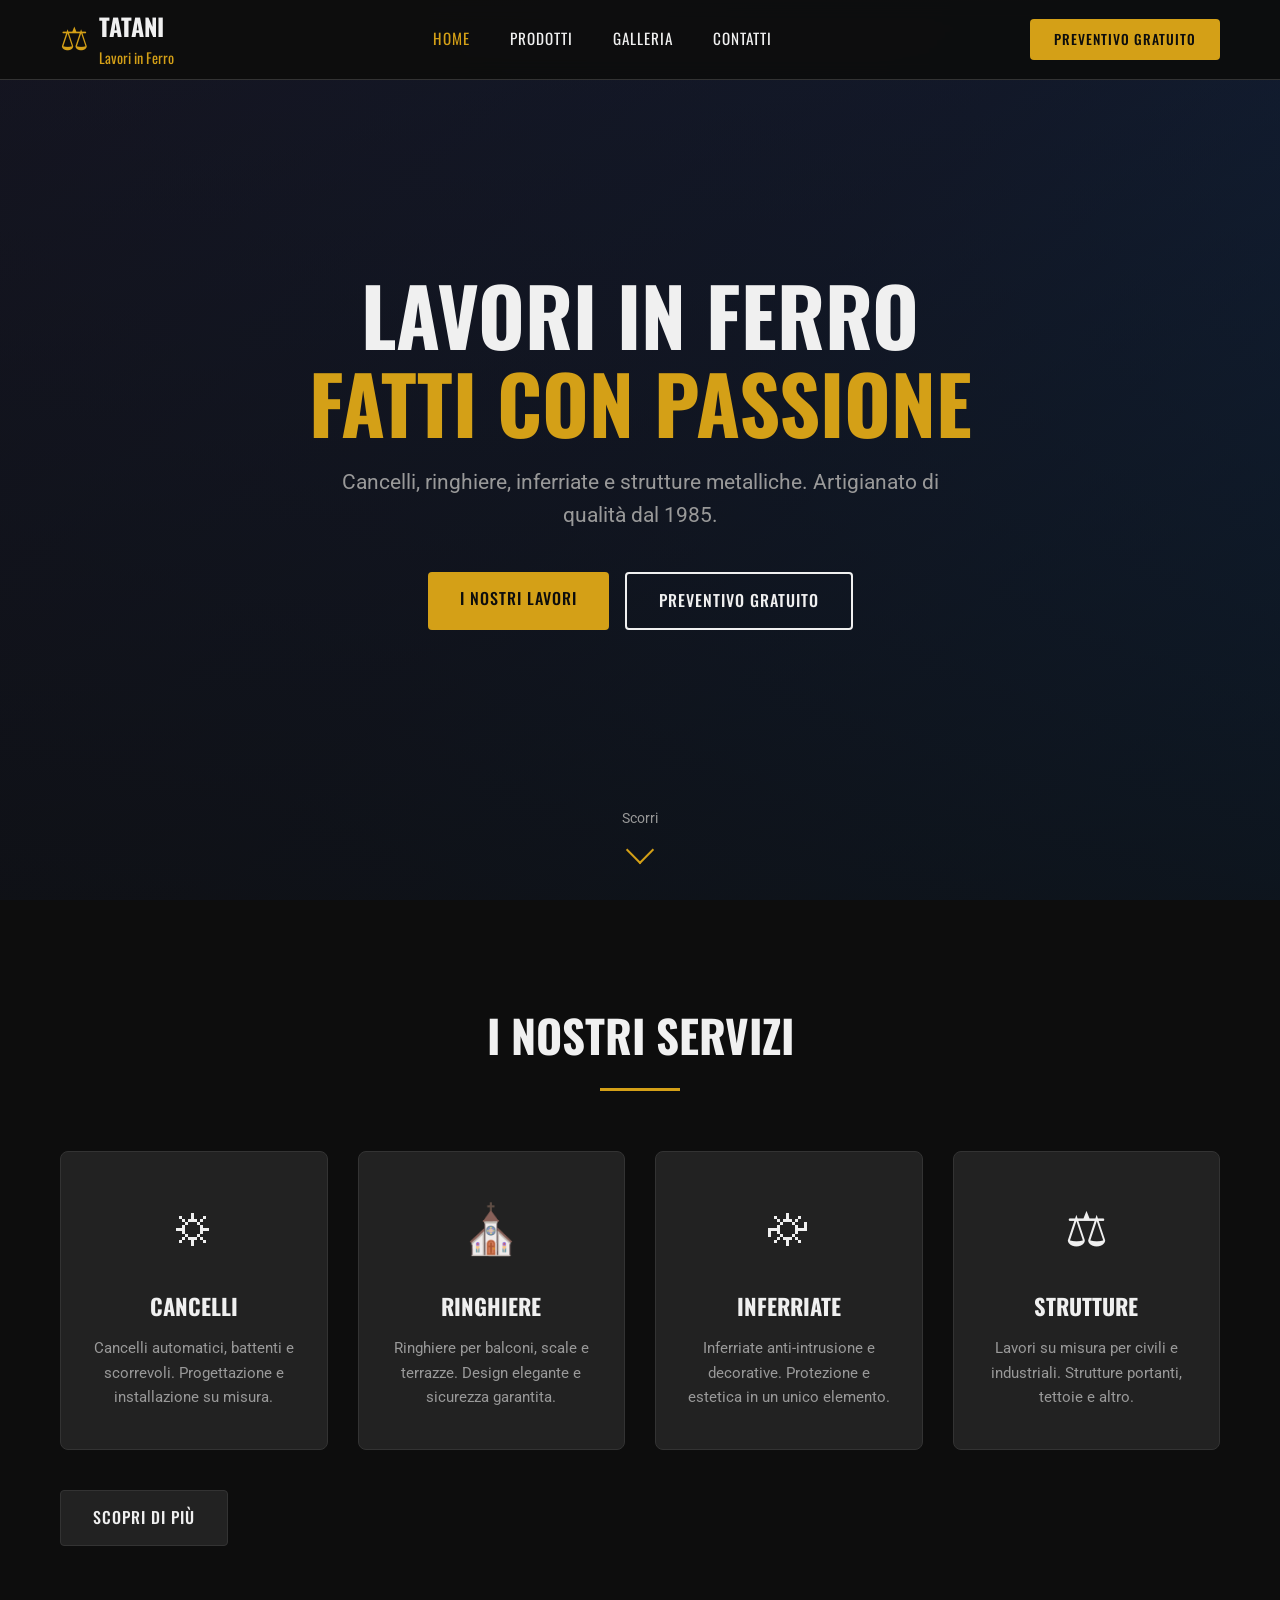
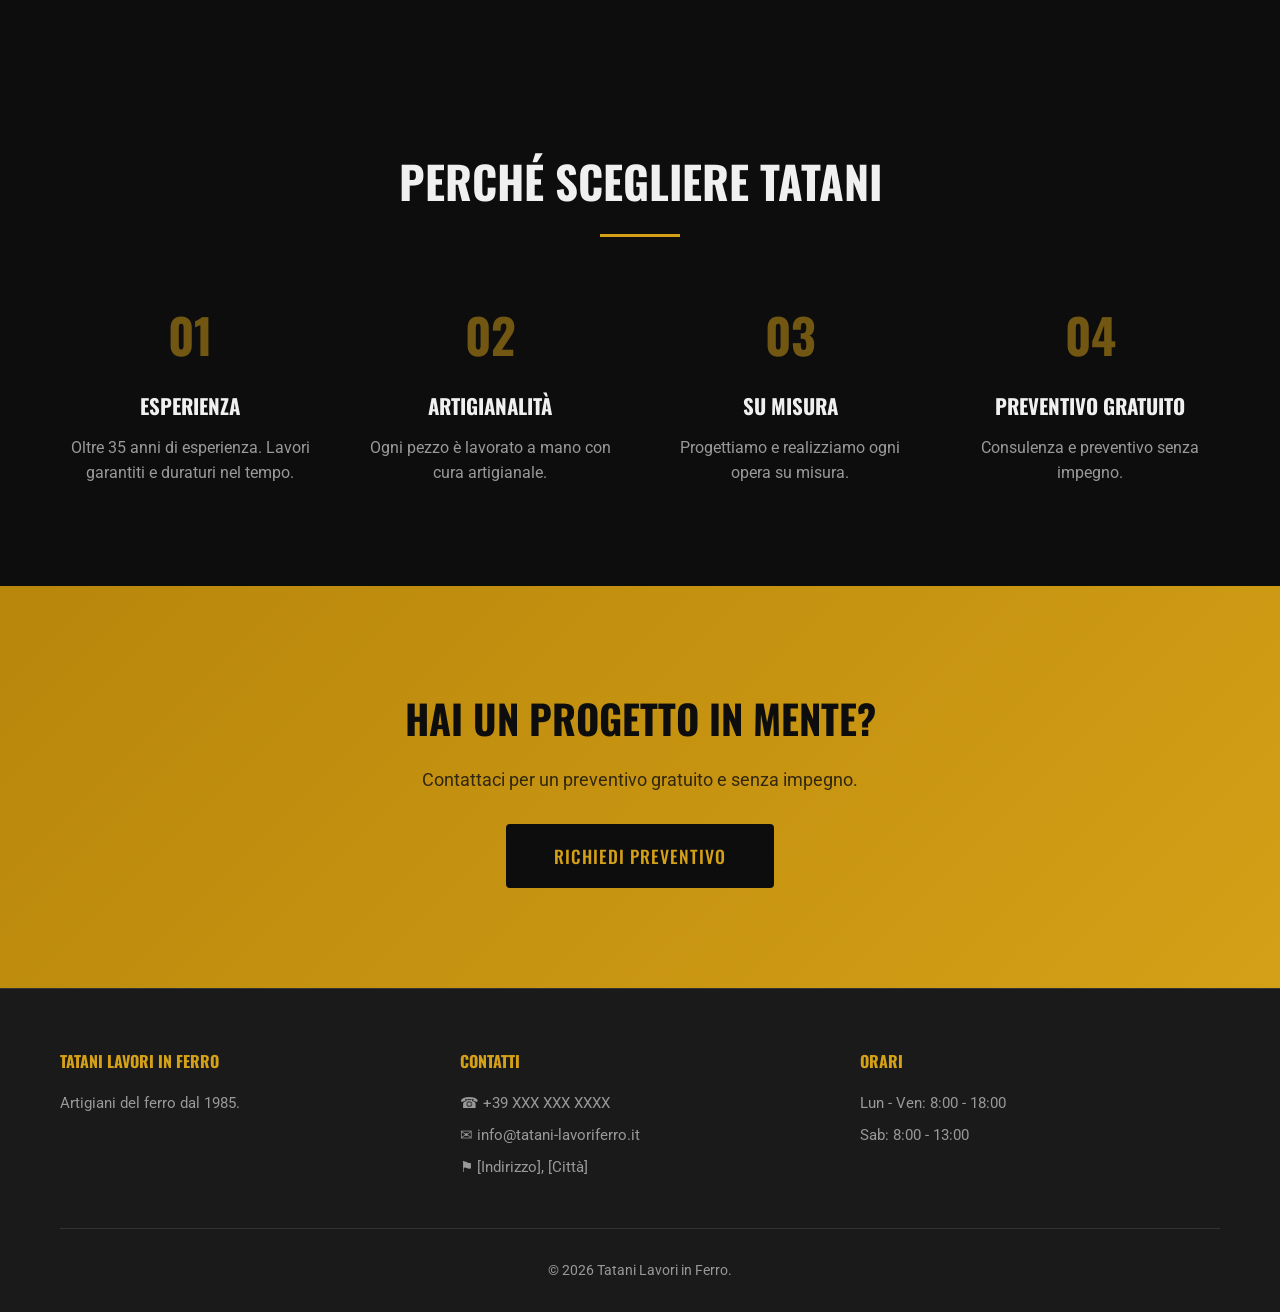
<file: index.html>
<!DOCTYPE html>
<html lang="it">
<head>
    <meta charset="UTF-8">
    <meta name="viewport" content="width=device-width, initial-scale=1.0">
    <title>Tatani Lavori in Ferro | Cancelli, Ringhiere, Inferriate</title>
    <meta name="description" content="Tatani Lavori in Ferro: cancelli, ringhiere, inferriate, strutture metalliche.">
    <link rel="stylesheet" href="css/style.css">
    <link rel="preconnect" href="https://fonts.googleapis.com">
    <link rel="preconnect" href="https://fonts.gstatic.com" crossorigin>
    <link href="https://fonts.googleapis.com/css2?family=Oswald:wght@400;500;700&family=Roboto:wght@300;400;500&display=swap" rel="stylesheet">
</head>
<body>
    <header class="header">
        <div class="container header-inner">
            <a href="index.html" class="logo">
                <span class="logo-icon">&#9878;</span>
                <span class="logo-text">TATANI<br><small>Lavori in Ferro</small></span>
            </a>
            <nav class="nav">
                <button class="nav-toggle" aria-label="Menu">&#9776;</button>
                <ul class="nav-menu">
                    <li><a href="index.html" class="active">Home</a></li>
                    <li><a href="prodotti.html">Prodotti</a></li>
                    <li><a href="galleria.html">Galleria</a></li>
                    <li><a href="contatti.html">Contatti</a></li>
                </ul>
            </nav>
            <a href="contatti.html" class="btn btn-primary header-cta">Preventivo Gratuito</a>
        </div>
    </header>

    <section class="hero">
        <div class="hero-overlay"></div>
        <div class="hero-content">
            <h1 class="hero-title">Lavori in Ferro<br><span class="text-accent">Fatti con Passione</span></h1>
            <p class="hero-subtitle">Cancelli, ringhiere, inferriate e strutture metalliche. Artigianato di qualità dal 1985.</p>
            <div class="hero-buttons">
                <a href="prodotti.html" class="btn btn-primary">I Nostri Lavori</a>
                <a href="contatti.html" class="btn btn-outline">Preventivo Gratuito</a>
            </div>
        </div>
        <div class="hero-scroll">
            <span>Scorri</span>
            <div class="scroll-arrow"></div>
        </div>
    </section>

    <section class="section services-preview">
        <div class="container">
            <h2 class="section-title">I Nostri Servizi</h2>
            <div class="services-grid">
                <div class="service-card">
                    <div class="service-icon">&#9965;</div>
                    <h3>Cancelli</h3>
                    <p>Cancelli automatici, battenti e scorrevoli. Progettazione e installazione su misura.</p>
                </div>
                <div class="service-card">
                    <div class="service-icon">&#9962;</div>
                    <h3>Ringhiere</h3>
                    <p>Ringhiere per balconi, scale e terrazze. Design elegante e sicurezza garantita.</p>
                </div>
                <div class="service-card">
                    <div class="service-icon">&#9966;</div>
                    <h3>Inferriate</h3>
                    <p>Inferriate anti-intrusione e decorative. Protezione e estetica in un unico elemento.</p>
                </div>
                <div class="service-card">
                    <div class="service-icon">&#9878;</div>
                    <h3>Strutture</h3>
                    <p>Lavori su misura per civili e industriali. Strutture portanti, tettoie e altro.</p>
                </div>
            </div>
            <a href="prodotti.html" class="btn btn-secondary">Scopri di Più</a>
        </div>
    </section>

    <section class="section why-us">
        <div class="container">
            <h2 class="section-title light">Perché Scegliere Tatani</h2>
            <div class="features-grid">
                <div class="feature">
                    <div class="feature-number">01</div>
                    <h3>Esperienza</h3>
                    <p>Oltre 35 anni di esperienza. Lavori garantiti e duraturi nel tempo.</p>
                </div>
                <div class="feature">
                    <div class="feature-number">02</div>
                    <h3>Artigianalità</h3>
                    <p>Ogni pezzo è lavorato a mano con cura artigianale.</p>
                </div>
                <div class="feature">
                    <div class="feature-number">03</div>
                    <h3>Su Misura</h3>
                    <p>Progettiamo e realizziamo ogni opera su misura.</p>
                </div>
                <div class="feature">
                    <div class="feature-number">04</div>
                    <h3>Preventivo Gratuito</h3>
                    <p>Consulenza e preventivo senza impegno.</p>
                </div>
            </div>
        </div>
    </section>

    <section class="section cta">
        <div class="container">
            <h2>Hai un Progetto in Mente?</h2>
            <p>Contattaci per un preventivo gratuito e senza impegno.</p>
            <a href="contatti.html" class="btn btn-primary btn-large">Richiedi Preventivo</a>
        </div>
    </section>

    <footer class="footer">
        <div class="container">
            <div class="footer-grid">
                <div class="footer-col">
                    <h4>TATANI LAVORI IN FERRO</h4>
                    <p>Artigiani del ferro dal 1985.</p>
                </div>
                <div class="footer-col">
                    <h4>Contatti</h4>
                    <p>&#9742; +39 XXX XXX XXXX</p>
                    <p>&#9993; info@tatani-lavoriferro.it</p>
                    <p>&#9873; [Indirizzo], [Città]</p>
                </div>
                <div class="footer-col">
                    <h4>Orari</h4>
                    <p>Lun - Ven: 8:00 - 18:00</p>
                    <p>Sab: 8:00 - 13:00</p>
                </div>
            </div>
            <div class="footer-bottom">
                <p>&copy; 2026 Tatani Lavori in Ferro.</p>
            </div>
        </div>
    </footer>
    <script src="js/main.js"></script>
</body>
</html>
</file>
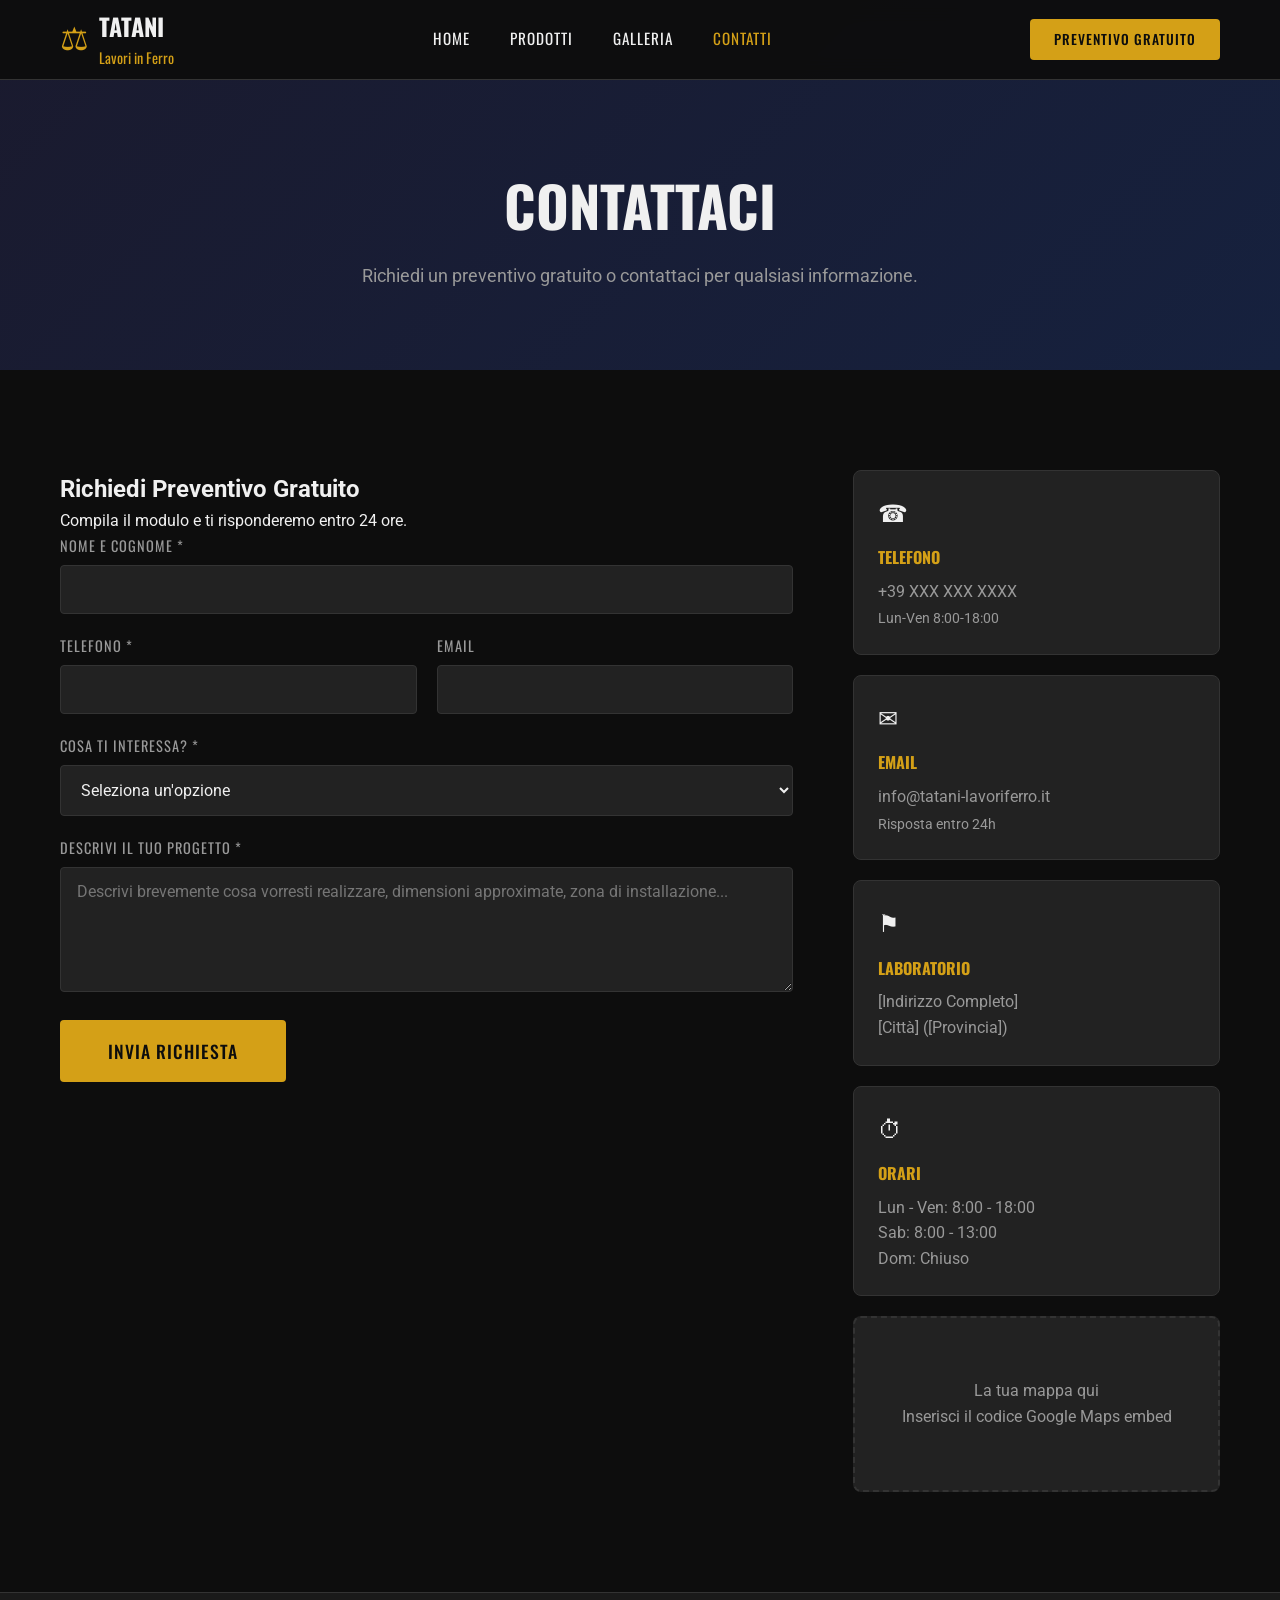
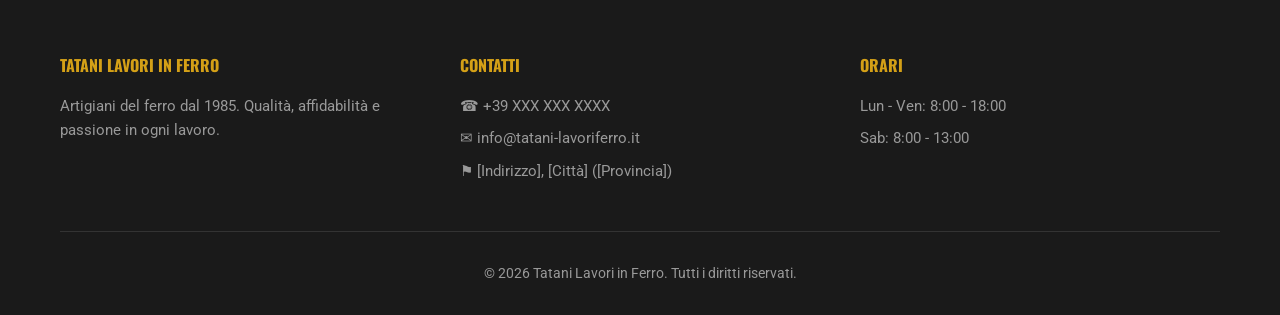
<file: contatti.html>
<!DOCTYPE html>
<html lang="it">
<head>
    <meta charset="UTF-8">
    <meta name="viewport" content="width=device-width, initial-scale=1.0">
    <title>Contatti | Tatani Lavori in Ferro</title>
    <meta name="description" content="Contattaci per preventivo gratuito. Tatani Lavori in Ferro: cancelli, ringhiere, inferriate.">
    <link rel="stylesheet" href="css/style.css">
    <link rel="preconnect" href="https://fonts.googleapis.com">
    <link rel="preconnect" href="https://fonts.gstatic.com" crossorigin>
    <link href="https://fonts.googleapis.com/css2?family=Oswald:wght@400;500;700&family=Roboto:wght@300;400;500&display=swap" rel="stylesheet">
</head>
<body>
    <!-- Header -->
    <header class="header">
        <div class="container header-inner">
            <a href="index.html" class="logo">
                <span class="logo-icon">&#9878;</span>
                <span class="logo-text">TATANI<br><small>Lavori in Ferro</small></span>
            </a>
            <nav class="nav">
                <button class="nav-toggle" aria-label="Menu">&#9776;</button>
                <ul class="nav-menu">
                    <li><a href="index.html">Home</a></li>
                    <li><a href="prodotti.html">Prodotti</a></li>
                    <li><a href="galleria.html">Galleria</a></li>
                    <li><a href="contatti.html" class="active">Contatti</a></li>
                </ul>
            </nav>
            <a href="contatti.html" class="btn btn-primary header-cta">Preventivo Gratuito</a>
        </div>
    </header>

    <!-- Page Header -->
    <section class="page-header">
        <div class="container">
            <h1>Contattaci</h1>
            <p>Richiedi un preventivo gratuito o contattaci per qualsiasi informazione.</p>
        </div>
    </section>

    <!-- Contatti -->
    <section class="section">
        <div class="container">
            <div class="contact-grid">
                <!-- Form -->
                <div class="contact-form-wrapper">
                    <h2>Richiedi Preventivo Gratuito</h2>
                    <p>Compila il modulo e ti risponderemo entro 24 ore.</p>
                    <form class="contact-form" id="contact-form">
                        <div class="form-group">
                            <label for="nome">Nome e Cognome *</label>
                            <input type="text" id="nome" name="nome" required>
                        </div>
                        <div class="form-row">
                            <div class="form-group">
                                <label for="telefono">Telefono *</label>
                                <input type="tel" id="telefono" name="telefono" required>
                            </div>
                            <div class="form-group">
                                <label for="email">Email</label>
                                <input type="email" id="email" name="email">
                            </div>
                        </div>
                        <div class="form-group">
                            <label for="servizio">Cosa ti interessa? *</label>
                            <select id="servizio" name="servizio" required>
                                <option value="">Seleziona un'opzione</option>
                                <option value="cancelli">Cancelli</option>
                                <option value="ringhiere">Ringhiere</option>
                                <option value="inferriate">Inferriate</option>
                                <option value="strutture">Strutture Metalliche</option>
                                <option value="altro">Altro / Non so</option>
                            </select>
                        </div>
                        <div class="form-group">
                            <label for="descrizione">Descrivi il tuo progetto *</label>
                            <textarea id="descrizione" name="descrizione" rows="5" required placeholder="Descrivi brevemente cosa vorresti realizzare, dimensioni approximate, zona di installazione..."></textarea>
                        </div>
                        <button type="submit" class="btn btn-primary btn-large">Invia Richiesta</button>
                    </form>
                </div>

                <!-- Info Contatto -->
                <div class="contact-info">
                    <div class="info-card">
                        <div class="info-icon">&#9742;</div>
                        <h3>Telefono</h3>
                        <p>+39 XXX XXX XXXX</p>
                        <p class="small">Lun-Ven 8:00-18:00</p>
                    </div>
                    <div class="info-card">
                        <div class="info-icon">&#9993;</div>
                        <h3>Email</h3>
                        <p>info@tatani-lavoriferro.it</p>
                        <p class="small">Risposta entro 24h</p>
                    </div>
                    <div class="info-card">
                        <div class="info-icon">&#9873;</div>
                        <h3>Laboratorio</h3>
                        <p>[Indirizzo Completo]</p>
                        <p>[Città] ([Provincia])</p>
                    </div>
                    <div class="info-card">
                        <div class="info-icon">&#9201;</div>
                        <h3>Orari</h3>
                        <p>Lun - Ven: 8:00 - 18:00</p>
                        <p>Sab: 8:00 - 13:00</p>
                        <p>Dom: Chiuso</p>
                    </div>

                    <!-- Mappa placeholder -->
                    <div class="map-placeholder">
                        <p>La tua mappa qui</p>
                        <p class="small">Inserisci il codice Google Maps embed</p>
                    </div>
                </div>
            </div>
        </div>
    </section>

    <!-- Footer -->
    <footer class="footer">
        <div class="container">
            <div class="footer-grid">
                <div class="footer-col">
                    <h4>TATANI LAVORI IN FERRO</h4>
                    <p>Artigiani del ferro dal 1985. Qualità, affidabilità e passione in ogni lavoro.</p>
                </div>
                <div class="footer-col">
                    <h4>Contatti</h4>
                    <p>&#9742; +39 XXX XXX XXXX</p>
                    <p>&#9993; info@tatani-lavoriferro.it</p>
                    <p>&#9873; [Indirizzo], [Città] ([Provincia])</p>
                </div>
                <div class="footer-col">
                    <h4>Orari</h4>
                    <p>Lun - Ven: 8:00 - 18:00</p>
                    <p>Sab: 8:00 - 13:00</p>
                </div>
            </div>
            <div class="footer-bottom">
                <p>&copy; 2026 Tatani Lavori in Ferro. Tutti i diritti riservati.</p>
            </div>
        </div>
    </footer>

    <script src="js/main.js"></script>
</body>
</html>
</file>
<file: css/style.css>
/* ================================
   VARIABLES & RESET
================================ */
:root {
    --color-bg: #0d0d0d;
    --color-bg-light: #1a1a1a;
    --color-bg-card: #222;
    --color-primary: #d4a017;
    --color-primary-dark: #b8860b;
    --color-accent: #e8b828;
    --color-text: #f0f0f0;
    --color-text-muted: #999;
    --color-border: #333;
    --font-heading: 'Oswald', sans-serif;
    --font-body: 'Roboto', sans-serif;
    --max-width: 1200px;
    --header-height: 80px;
}

*, *::before, *::after {
    margin: 0;
    padding: 0;
    box-sizing: border-box;
}

html {
    scroll-behavior: smooth;
}

body {
    font-family: var(--font-body);
    background-color: var(--color-bg);
    color: var(--color-text);
    line-height: 1.6;
    overflow-x: hidden;
}

img {
    max-width: 100%;
    height: auto;
    display: block;
}

a {
    color: inherit;
    text-decoration: none;
}

ul {
    list-style: none;
}

.container {
    max-width: var(--max-width);
    margin: 0 auto;
    padding: 0 20px;
}

/* ================================
   BUTTONS
================================ */
.btn {
    display: inline-block;
    padding: 14px 32px;
    font-family: var(--font-heading);
    font-size: 1rem;
    font-weight: 500;
    text-transform: uppercase;
    letter-spacing: 1px;
    border: none;
    border-radius: 4px;
    cursor: pointer;
    transition: all 0.3s ease;
    text-align: center;
}

.btn-primary {
    background: var(--color-primary);
    color: var(--color-bg);
}

.btn-primary:hover {
    background: var(--color-accent);
    transform: translateY(-2px);
    box-shadow: 0 4px 20px rgba(212, 160, 23, 0.3);
}

.btn-outline {
    background: transparent;
    color: var(--color-text);
    border: 2px solid var(--color-text);
}

.btn-outline:hover {
    background: var(--color-text);
    color: var(--color-bg);
}

.btn-secondary {
    background: var(--color-bg-card);
    color: var(--color-text);
    border: 1px solid var(--color-border);
}

.btn-secondary:hover {
    background: var(--color-border);
}

.btn-large {
    padding: 18px 48px;
    font-size: 1.1rem;
}

/* ================================
   HEADER
================================ */
.header {
    position: fixed;
    top: 0;
    left: 0;
    right: 0;
    height: var(--header-height);
    background: rgba(13, 13, 13, 0.95);
    backdrop-filter: blur(10px);
    border-bottom: 1px solid var(--color-border);
    z-index: 1000;
}

.header-inner {
    display: flex;
    align-items: center;
    justify-content: space-between;
    height: 100%;
}

.logo {
    display: flex;
    align-items: center;
    gap: 10px;
}

.logo-icon {
    font-size: 2rem;
    color: var(--color-primary);
}

.logo-text {
    font-family: var(--font-heading);
    font-size: 1.5rem;
    font-weight: 700;
    line-height: 1.1;
}

.logo-text small {
    font-weight: 400;
    color: var(--color-primary);
    font-size: 0.9rem;
}

.nav-toggle {
    display: none;
    background: none;
    border: none;
    color: var(--color-text);
    font-size: 1.5rem;
    cursor: pointer;
}

.nav-menu {
    display: flex;
    gap: 8px;
}

.nav-menu a {
    font-family: var(--font-heading);
    font-size: 0.95rem;
    text-transform: uppercase;
    letter-spacing: 1px;
    padding: 8px 16px;
    border-radius: 4px;
    transition: all 0.3s ease;
}

.nav-menu a:hover,
.nav-menu a.active {
    color: var(--color-primary);
}

.header-cta {
    padding: 10px 24px;
    font-size: 0.85rem;
}

/* ================================
   HERO
================================ */
.hero {
    position: relative;
    height: 100vh;
    min-height: 600px;
    display: flex;
    align-items: center;
    justify-content: center;
    text-align: center;
    background: linear-gradient(135deg, #1a1a2e 0%, #16213e 50%, #0f3460 100%);
    overflow: hidden;
}

.hero::before {
    content: '';
    position: absolute;
    top: 0;
    left: 0;
    right: 0;
    bottom: 0;
    background: url('https://placehold.co/1920x1080/0d0d0d/333333?text=+') center/cover;
    opacity: 0.3;
}

.hero-overlay {
    position: absolute;
    top: 0;
    left: 0;
    right: 0;
    bottom: 0;
    background: linear-gradient(to bottom, rgba(13,13,13,0.4) 0%, rgba(13,13,13,0.8) 100%);
}

.hero-content {
    position: relative;
    z-index: 1;
    padding: 20px;
}

.hero-title {
    font-family: var(--font-heading);
    font-size: clamp(2.5rem, 8vw, 5rem);
    font-weight: 700;
    text-transform: uppercase;
    line-height: 1.1;
    margin-bottom: 20px;
}

.text-accent {
    color: var(--color-primary);
}

.hero-subtitle {
    font-size: clamp(1rem, 2.5vw, 1.3rem);
    color: var(--color-text-muted);
    max-width: 600px;
    margin: 0 auto 40px;
}

.hero-buttons {
    display: flex;
    gap: 16px;
    justify-content: center;
    flex-wrap: wrap;
}

.hero-scroll {
    position: absolute;
    bottom: 40px;
    left: 50%;
    transform: translateX(-50%);
    text-align: center;
    color: var(--color-text-muted);
    font-size: 0.85rem;
    z-index: 1;
}

.scroll-arrow {
    width: 20px;
    height: 20px;
    border-right: 2px solid var(--color-primary);
    border-bottom: 2px solid var(--color-primary);
    transform: rotate(45deg);
    margin: 10px auto 0;
    animation: scrollBounce 2s infinite;
}

@keyframes scrollBounce {
    0%, 100% { transform: rotate(45deg) translateY(0); }
    50% { transform: rotate(45deg) translateY(8px); }
}

/* ================================
   SECTIONS
================================ */
.section {
    padding: 100px 0;
}

.section.dark {
    background: var(--color-bg-light);
}

.section-title {
    font-family: var(--font-heading);
    font-size: clamp(2rem, 5vw, 2.8rem);
    text-transform: uppercase;
    text-align: center;
    margin-bottom: 60px;
    position: relative;
}

.section-title::after {
    content: '';
    display: block;
    width: 80px;
    height: 3px;
    background: var(--color-primary);
    margin: 16px auto 0;
}

.section-title.light {
    color: var(--color-text);
}

/* ================================
   SERVICES PREVIEW
================================ */
.services-grid {
    display: grid;
    grid-template-columns: repeat(auto-fit, minmax(250px, 1fr));
    gap: 30px;
    margin-bottom: 40px;
}

.service-card {
    background: var(--color-bg-card);
    padding: 40px 30px;
    border-radius: 8px;
    text-align: center;
    border: 1px solid var(--color-border);
    transition: all 0.3s ease;
}

.service-card:hover {
    transform: translateY(-8px);
    border-color: var(--color-primary);
    box-shadow: 0 10px 40px rgba(212, 160, 23, 0.1);
}

.service-icon {
    font-size: 3rem;
    margin-bottom: 20px;
}

.service-card h3 {
    font-family: var(--font-heading);
    font-size: 1.4rem;
    text-transform: uppercase;
    margin-bottom: 12px;
}

.service-card p {
    color: var(--color-text-muted);
    font-size: 0.95rem;
}

/* ================================
   FEATURES / PERCHÉ SCELIERCI
================================ */
.features-grid {
    display: grid;
    grid-template-columns: repeat(auto-fit, minmax(250px, 1fr));
    gap: 40px;
}

.feature {
    text-align: center;
}

.feature-number {
    font-family: var(--font-heading);
    font-size: 3rem;
    font-weight: 700;
    color: var(--color-primary);
    opacity: 0.5;
    margin-bottom: 16px;
}

.feature h3 {
    font-family: var(--font-heading);
    font-size: 1.3rem;
    text-transform: uppercase;
    margin-bottom: 12px;
}

.feature p {
    color: var(--color-text-muted);
}

/* ================================
   CTA
================================ */
.cta {
    background: linear-gradient(135deg, var(--color-primary-dark) 0%, var(--color-primary) 100%);
    text-align: center;
}

.cta h2 {
    font-family: var(--font-heading);
    font-size: clamp(1.8rem, 4vw, 2.5rem);
    text-transform: uppercase;
    color: var(--color-bg);
    margin-bottom: 16px;
}

.cta p {
    color: var(--color-bg);
    opacity: 0.8;
    margin-bottom: 30px;
    font-size: 1.1rem;
}

.cta .btn-primary {
    background: var(--color-bg);
    color: var(--color-primary);
}

.cta .btn-primary:hover {
    background: var(--color-text);
    transform: translateY(-2px);
}

/* ================================
   PAGE HEADER (sottopagine)
================================ */
.page-header {
    padding: 160px 0 80px;
    background: linear-gradient(135deg, #1a1a2e 0%, #16213e 100%);
    text-align: center;
}

.page-header h1 {
    font-family: var(--font-heading);
    font-size: clamp(2rem, 6vw, 3.5rem);
    text-transform: uppercase;
    margin-bottom: 12px;
}

.page-header p {
    color: var(--color-text-muted);
    font-size: 1.1rem;
}

/* ================================
   PRODUCT SECTIONS
================================ */
.product-section {
    display: grid;
    grid-template-columns: 1fr 1fr;
    gap: 60px;
    align-items: center;
    margin-bottom: 80px;
}

.product-section.reverse {
    direction: rtl;
}

.product-section.reverse > * {
    direction: ltr;
}

.product-content h2 {
    font-family: var(--font-heading);
    font-size: 2rem;
    text-transform: uppercase;
    margin-bottom: 16px;
    color: var(--color-primary);
}

.product-content p {
    color: var(--color-text-muted);
    margin-bottom: 20px;
}

.product-list {
    margin-bottom: 24px;
}

.product-list li {
    padding: 8px 0;
    padding-left: 24px;
    position: relative;
    color: var(--color-text-muted);
}

.product-list li::before {
    content: '✓';
    position: absolute;
    left: 0;
    color: var(--color-primary);
    font-weight: bold;
}

.product-image {
    border-radius: 8px;
    overflow: hidden;
}

.product-image img {
    width: 100%;
    transition: transform 0.3s ease;
}

.product-image:hover img {
    transform: scale(1.05);
}

/* ================================
   PROCESS STEPS
================================ */
.process-steps {
    display: grid;
    grid-template-columns: repeat(auto-fit, minmax(220px, 1fr));
    gap: 30px;
}

.process-step {
    text-align: center;
    padding: 30px 20px;
}

.step-number {
    width: 60px;
    height: 60px;
    border-radius: 50%;
    background: var(--color-primary);
    color: var(--color-bg);
    font-family: var(--font-heading);
    font-size: 1.5rem;
    font-weight: 700;
    display: flex;
    align-items: center;
    justify-content: center;
    margin: 0 auto 20px;
}

.process-step h3 {
    font-family: var(--font-heading);
    font-size: 1.2rem;
    text-transform: uppercase;
    margin-bottom: 12px;
}

.process-step p {
    color: var(--color-text-muted);
    font-size: 0.95rem;
}

/* ================================
   GALLERY
================================ */
.gallery-filter {
    padding: 40px 0;
    text-align: center;
}

.filter-buttons {
    display: flex;
    justify-content: center;
    gap: 12px;
    flex-wrap: wrap;
}

.filter-btn {
    padding: 10px 24px;
    font-family: var(--font-heading);
    font-size: 0.9rem;
    text-transform: uppercase;
    letter-spacing: 1px;
    background: var(--color-bg-card);
    color: var(--color-text-muted);
    border: 1px solid var(--color-border);
    border-radius: 4px;
    cursor: pointer;
    transition: all 0.3s ease;
}

.filter-btn:hover,
.filter-btn.active {
    background: var(--color-primary);
    color: var(--color-bg);
    border-color: var(--color-primary);
}

.gallery-grid {
    display: grid;
    grid-template-columns: repeat(auto-fill, minmax(300px, 1fr));
    gap: 20px;
}

.gallery-item {
    position: relative;
    border-radius: 8px;
    overflow: hidden;
    cursor: pointer;
    aspect-ratio: 3/2;
}

.gallery-item img {
    width: 100%;
    height: 100%;
    object-fit: cover;
    transition: transform 0.3s ease;
}

.gallery-item:hover img {
    transform: scale(1.1);
}

.gallery-overlay {
    position: absolute;
    bottom: 0;
    left: 0;
    right: 0;
    padding: 20px;
    background: linear-gradient(to top, rgba(0,0,0,0.9) 0%, transparent 100%);
    transform: translateY(100%);
    transition: transform 0.3s ease;
}

.gallery-item:hover .gallery-overlay {
    transform: translateY(0);
}

.gallery-overlay h3 {
    font-family: var(--font-heading);
    font-size: 1.2rem;
    text-transform: uppercase;
}

.gallery-overlay p {
    color: var(--color-primary);
    font-size: 0.9rem;
}

.gallery-item.hidden {
    display: none;
}

/* ================================
   LIGHTBOX
================================ */
.lightbox {
    display: none;
    position: fixed;
    top: 0;
    left: 0;
    right: 0;
    bottom: 0;
    background: rgba(0, 0, 0, 0.95);
    z-index: 2000;
    align-items: center;
    justify-content: center;
    padding: 20px;
}

.lightbox.active {
    display: flex;
}

.lightbox-close {
    position: absolute;
    top: 20px;
    right: 30px;
    font-size: 3rem;
    color: var(--color-text);
    background: none;
    border: none;
    cursor: pointer;
    line-height: 1;
}

.lightbox img {
    max-width: 90%;
    max-height: 90vh;
    border-radius: 8px;
}

/* ================================
   CONTACT PAGE
================================ */
.contact-grid {
    display: grid;
    grid-template-columns: 2fr 1fr;
    gap: 60px;
}

.contact-form h2 {
    font-family: var(--font-heading);
    font-size: 1.8rem;
    text-transform: uppercase;
    margin-bottom: 8px;
}

.contact-form > p {
    color: var(--color-text-muted);
    margin-bottom: 30px;
}

.form-group {
    margin-bottom: 20px;
}

.form-group label {
    display: block;
    font-family: var(--font-heading);
    font-size: 0.9rem;
    text-transform: uppercase;
    letter-spacing: 1px;
    margin-bottom: 8px;
    color: var(--color-text-muted);
}

.form-group input,
.form-group select,
.form-group textarea {
    width: 100%;
    padding: 14px 16px;
    background: var(--color-bg-card);
    border: 1px solid var(--color-border);
    border-radius: 4px;
    color: var(--color-text);
    font-family: var(--font-body);
    font-size: 1rem;
    transition: border-color 0.3s ease;
}

.form-group input:focus,
.form-group select:focus,
.form-group textarea:focus {
    outline: none;
    border-color: var(--color-primary);
}

.form-row {
    display: grid;
    grid-template-columns: 1fr 1fr;
    gap: 20px;
}

.contact-info {
    display: flex;
    flex-direction: column;
    gap: 20px;
}

.info-card {
    background: var(--color-bg-card);
    padding: 24px;
    border-radius: 8px;
    border: 1px solid var(--color-border);
}

.info-icon {
    font-size: 1.5rem;
    margin-bottom: 12px;
}

.info-card h3 {
    font-family: var(--font-heading);
    font-size: 1rem;
    text-transform: uppercase;
    margin-bottom: 8px;
    color: var(--color-primary);
}

.info-card p {
    color: var(--color-text-muted);
}

.info-card .small {
    font-size: 0.85rem;
    margin-top: 4px;
}

.map-placeholder {
    background: var(--color-bg-card);
    border: 2px dashed var(--color-border);
    border-radius: 8px;
    padding: 60px 20px;
    text-align: center;
    color: var(--color-text-muted);
}

/* ================================
   FOOTER
================================ */
.footer {
    background: var(--color-bg-light);
    padding: 60px 0 30px;
    border-top: 1px solid var(--color-border);
}

.footer-grid {
    display: grid;
    grid-template-columns: repeat(auto-fit, minmax(200px, 1fr));
    gap: 40px;
    margin-bottom: 40px;
}

.footer-col h4 {
    font-family: var(--font-heading);
    font-size: 1rem;
    text-transform: uppercase;
    margin-bottom: 16px;
    color: var(--color-primary);
}

.footer-col p {
    color: var(--color-text-muted);
    margin-bottom: 8px;
    font-size: 0.95rem;
}

.social-links {
    display: flex;
    gap: 12px;
}

.social-link {
    color: var(--color-text-muted);
    transition: color 0.3s ease;
}

.social-link:hover {
    color: var(--color-primary);
}

.footer-bottom {
    text-align: center;
    padding-top: 30px;
    border-top: 1px solid var(--color-border);
    color: var(--color-text-muted);
    font-size: 0.9rem;
}

/* ================================
   RESPONSIVE
================================ */
@media (max-width: 992px) {
    .product-section {
        grid-template-columns: 1fr;
        gap: 40px;
    }

    .product-section.reverse {
        direction: ltr;
    }

    .contact-grid {
        grid-template-columns: 1fr;
    }
}

@media (max-width: 768px) {
    .nav-toggle {
        display: block;
    }

    .nav-menu {
        display: none;
        position: absolute;
        top: var(--header-height);
        left: 0;
        right: 0;
        background: var(--color-bg);
        flex-direction: column;
        padding: 20px;
        border-bottom: 1px solid var(--color-border);
    }

    .nav-menu.active {
        display: flex;
    }

    .nav-menu a {
        display: block;
        padding: 12px 16px;
    }

    .header-cta {
        display: none;
    }

    .form-row {
        grid-template-columns: 1fr;
    }

    .section {
        padding: 60px 0;
    }

    .process-steps {
        grid-template-columns: 1fr 1fr;
    }
}

@media (max-width: 480px) {
    .hero-buttons {
        flex-direction: column;
        align-items: center;
    }

    .process-steps {
        grid-template-columns: 1fr;
    }
}
</file>
